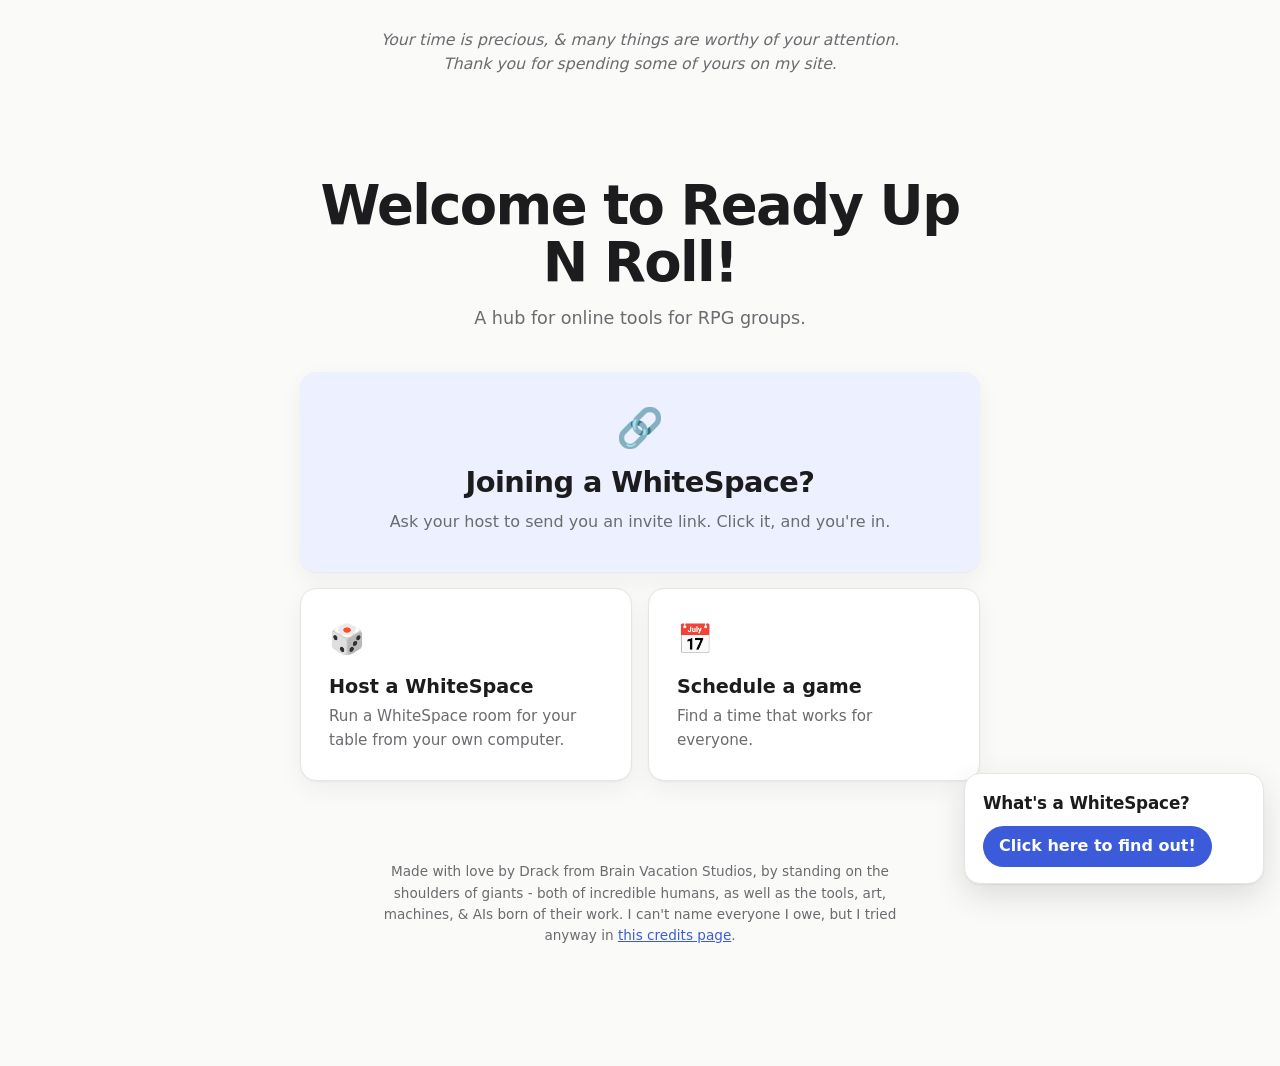
<file: index.html>
<!doctype html>
<html lang="en">
<head>
  <meta charset="utf-8">
  <meta name="viewport" content="width=device-width, initial-scale=1">
  <title>Ready Up N Roll</title>
  <meta name="description" content="Tools for tabletop RPG groups. Host a WhiteSpace game for your table.">
  <link rel="icon" href="favicon.svg" type="image/svg+xml">
  <link rel="stylesheet" href="style.css">
</head>
<body class="has-whatis">
  <header class="wrap top welcome">
    <p>Your time is precious, &amp; many things are worthy of your attention. Thank you for spending some of yours on my site.</p>
  </header>

  <main class="wrap">
    <div class="hero">
      <h1>Welcome to Ready Up N Roll!<br></h1>
      <p>A hub for online tools for RPG groups.</p>
    </div>

    <div class="card join">
      <div class="emoji" aria-hidden="true">🔗</div>
      <h2>Joining a WhiteSpace?</h2>
      <p>Ask your host to send you an invite link. Click it, and you're in.</p>
    </div>

    <div class="choices">
      <a class="card choice" href="host.html">
        <div class="emoji" aria-hidden="true">🎲</div>
        <h3>Host a WhiteSpace</h3>
        <p>Run a WhiteSpace room for your table from your own computer.</p>
      </a>
      <a class="card choice" href="schedule.html">
        <div class="emoji" aria-hidden="true">📅</div>
        <h3>Schedule a game</h3>
        <p>Find a time that works for everyone.</p>
      </a>
    </div>
  </main>

  <!-- On wide screens this sits beside the page, fully open. On smaller ones it's a
       small card in the corner that opens when you click or tap it. -->
  <aside class="whatis" aria-labelledby="whatis-title">
    <h2 id="whatis-title">What's a WhiteSpace?</h2>
    <button class="whatis-toggle" type="button" aria-expanded="false" aria-controls="whatis-body">
      <span class="say-click">Click</span><span class="say-tap">Tap</span> here to find out!
    </button>
    <div class="whatis-body" id="whatis-body">
      <p>A WhiteSpace is a virtual world for you and your friends to roleplay in! It's got proximity chat, and works across any device with a browser connection (I think. It's supposed to, anyway. I'm still working on it.) It's self-hosted, meaning one of you runs the server on your computer. You can upload &amp; use your own custom images &amp; 3D models, or just use your imagination!</p>
      <button class="whatis-close" type="button">Got it</button>
    </div>
  </aside>
  <script>
    (function () {
      var box = document.querySelector(".whatis");
      var toggle = box.querySelector(".whatis-toggle");
      function set(open) {
        box.classList.toggle("open", open);
        toggle.setAttribute("aria-expanded", open);
      }
      toggle.addEventListener("click", function () { set(true); });
      box.querySelector(".whatis-close").addEventListener("click", function () { set(false); toggle.focus(); });
      document.addEventListener("keydown", function (e) { if (e.key === "Escape") set(false); });
    })();
  </script>

  <footer class="wrap credits-line">Made with love by Drack from Brain Vacation Studios, by standing on the shoulders of giants - both of incredible humans, as well as the tools, art, machines, &amp; AIs born of their work. I can't name everyone I owe, but I tried anyway in <a href="credits.html">this credits page</a>.</footer>
</body>
</html>
</file>
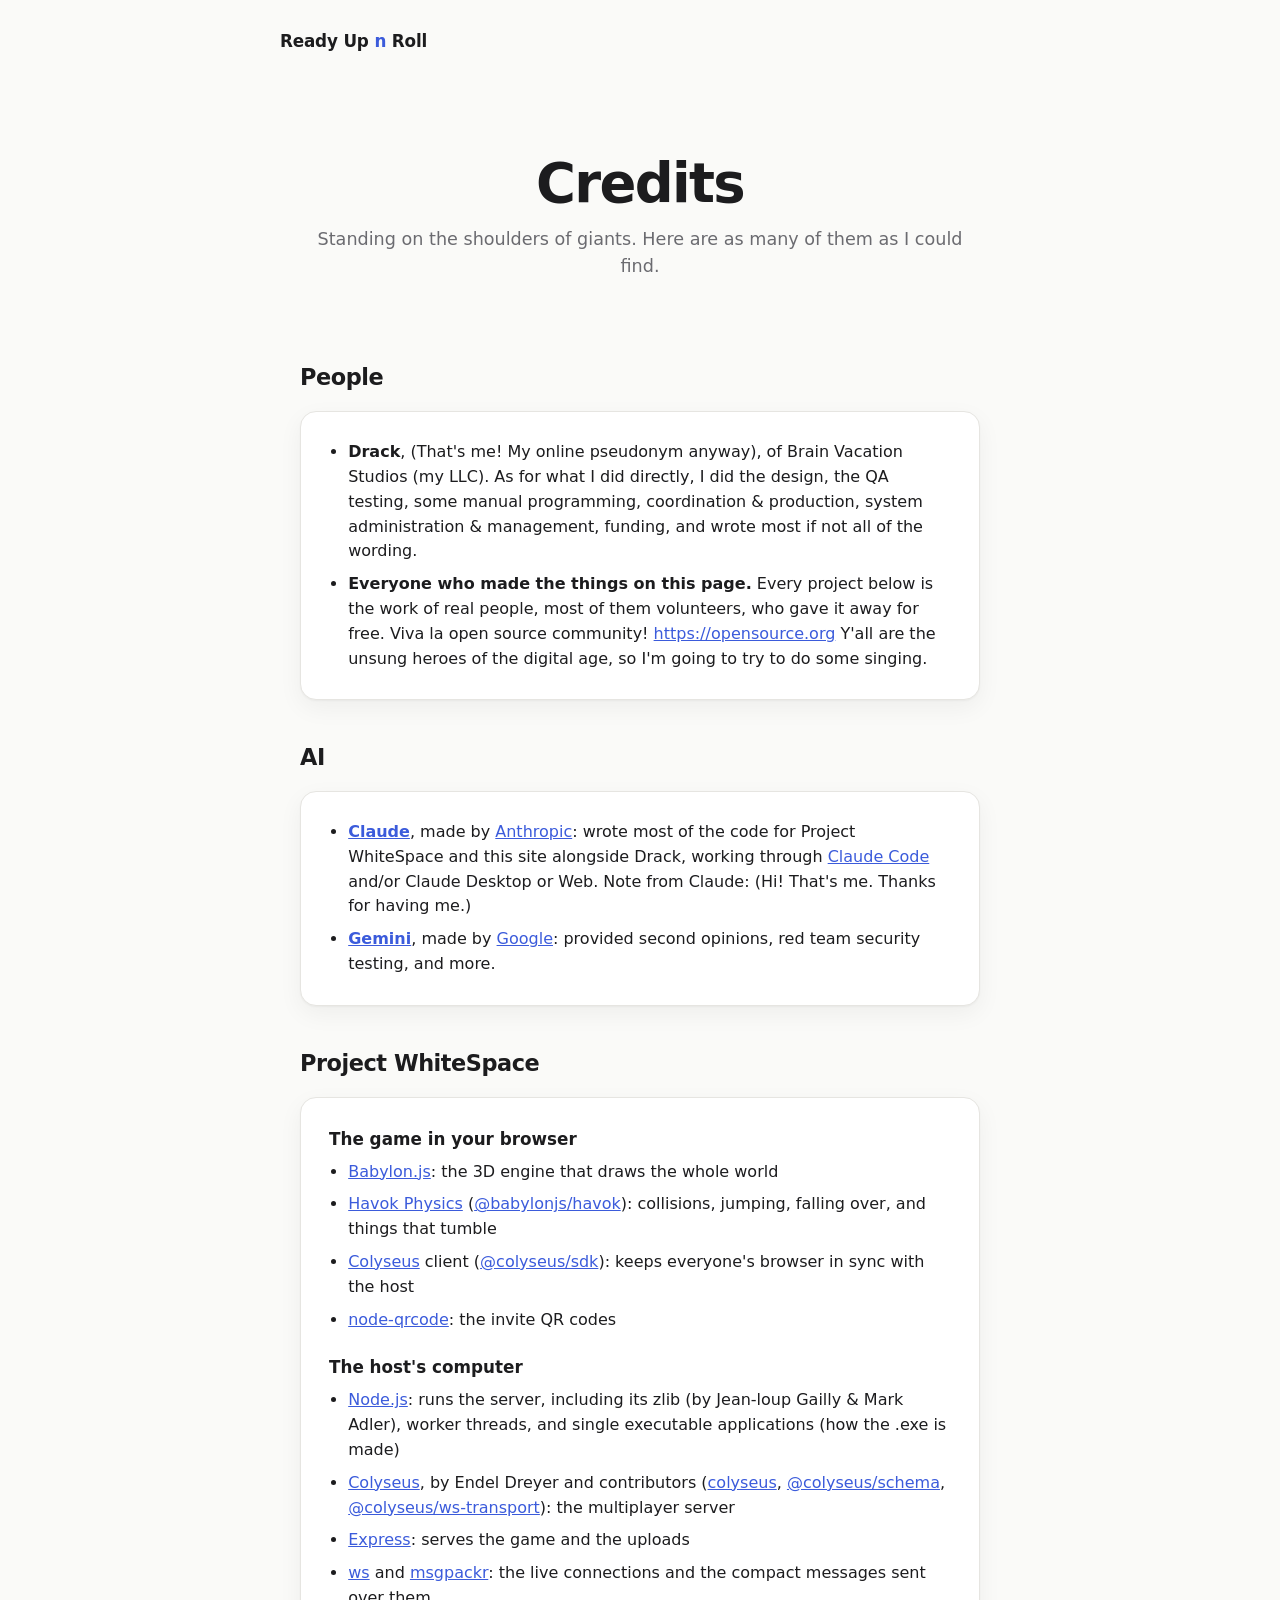
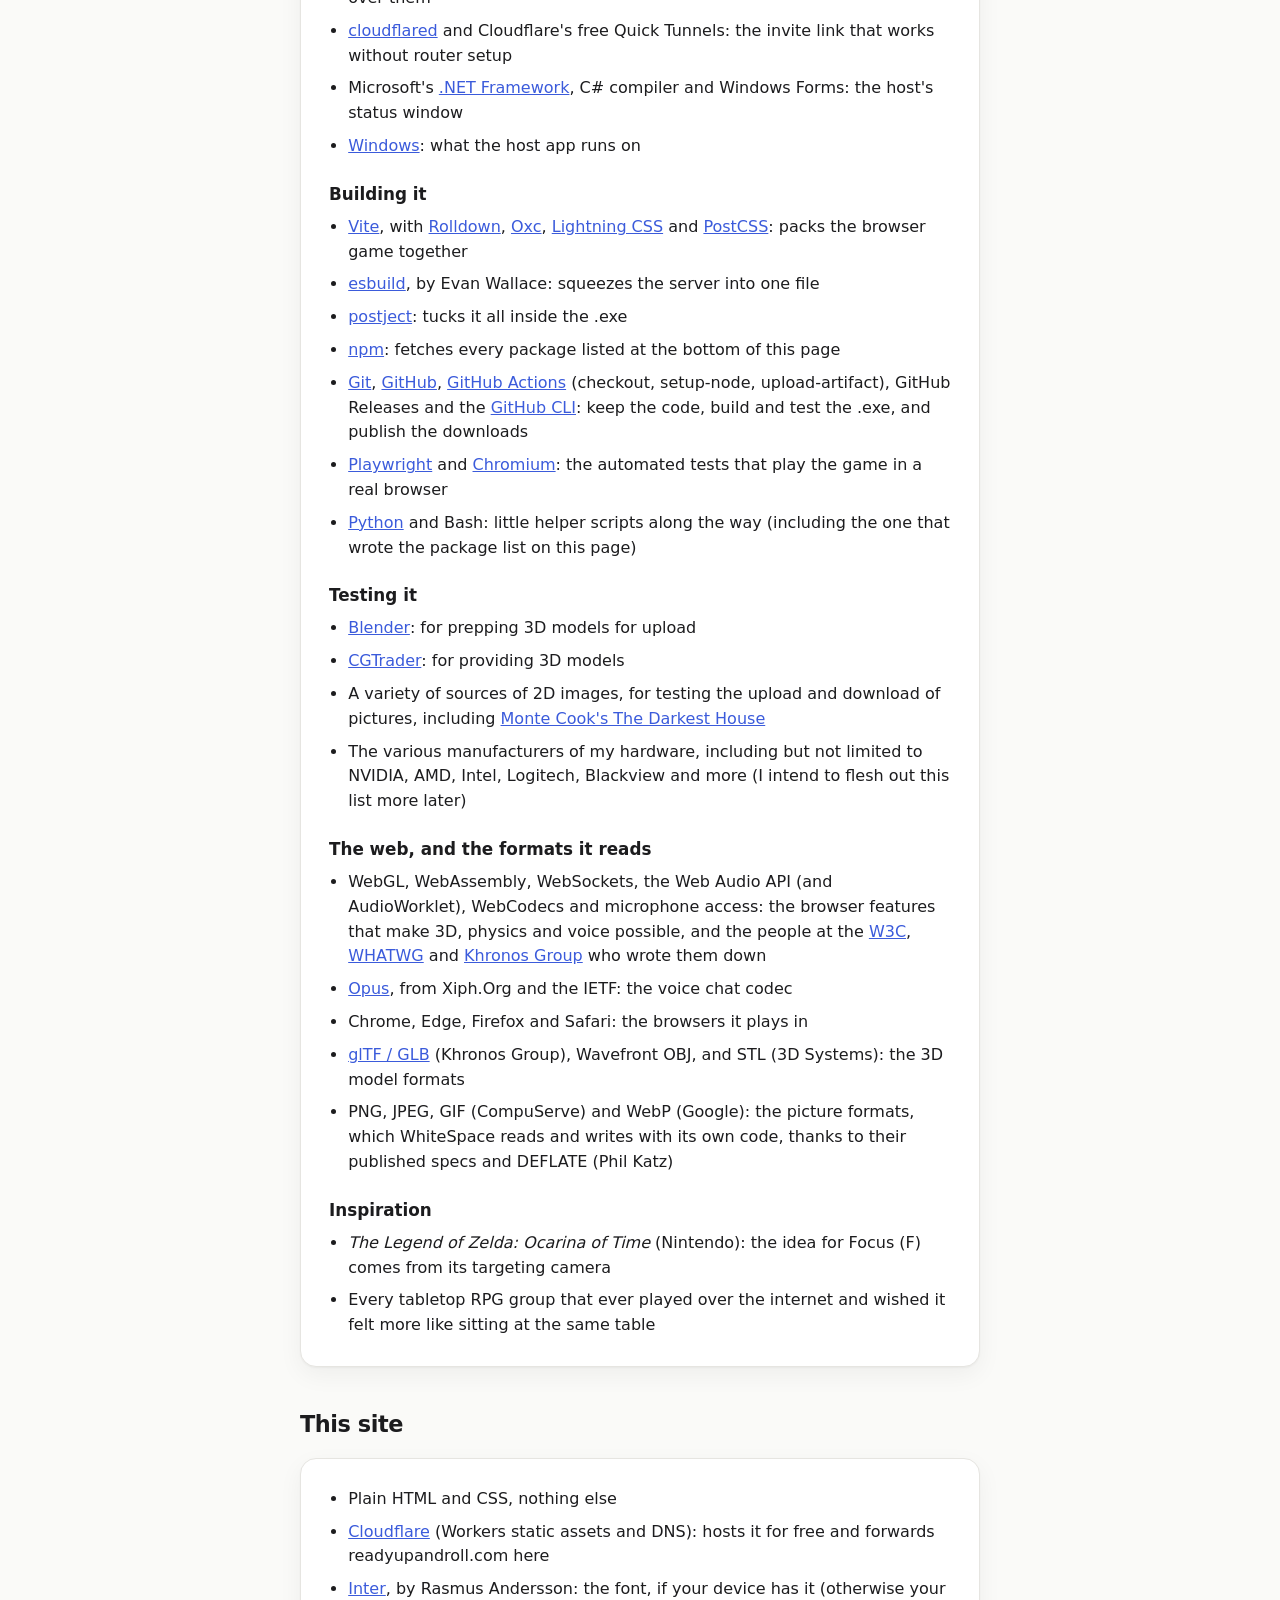
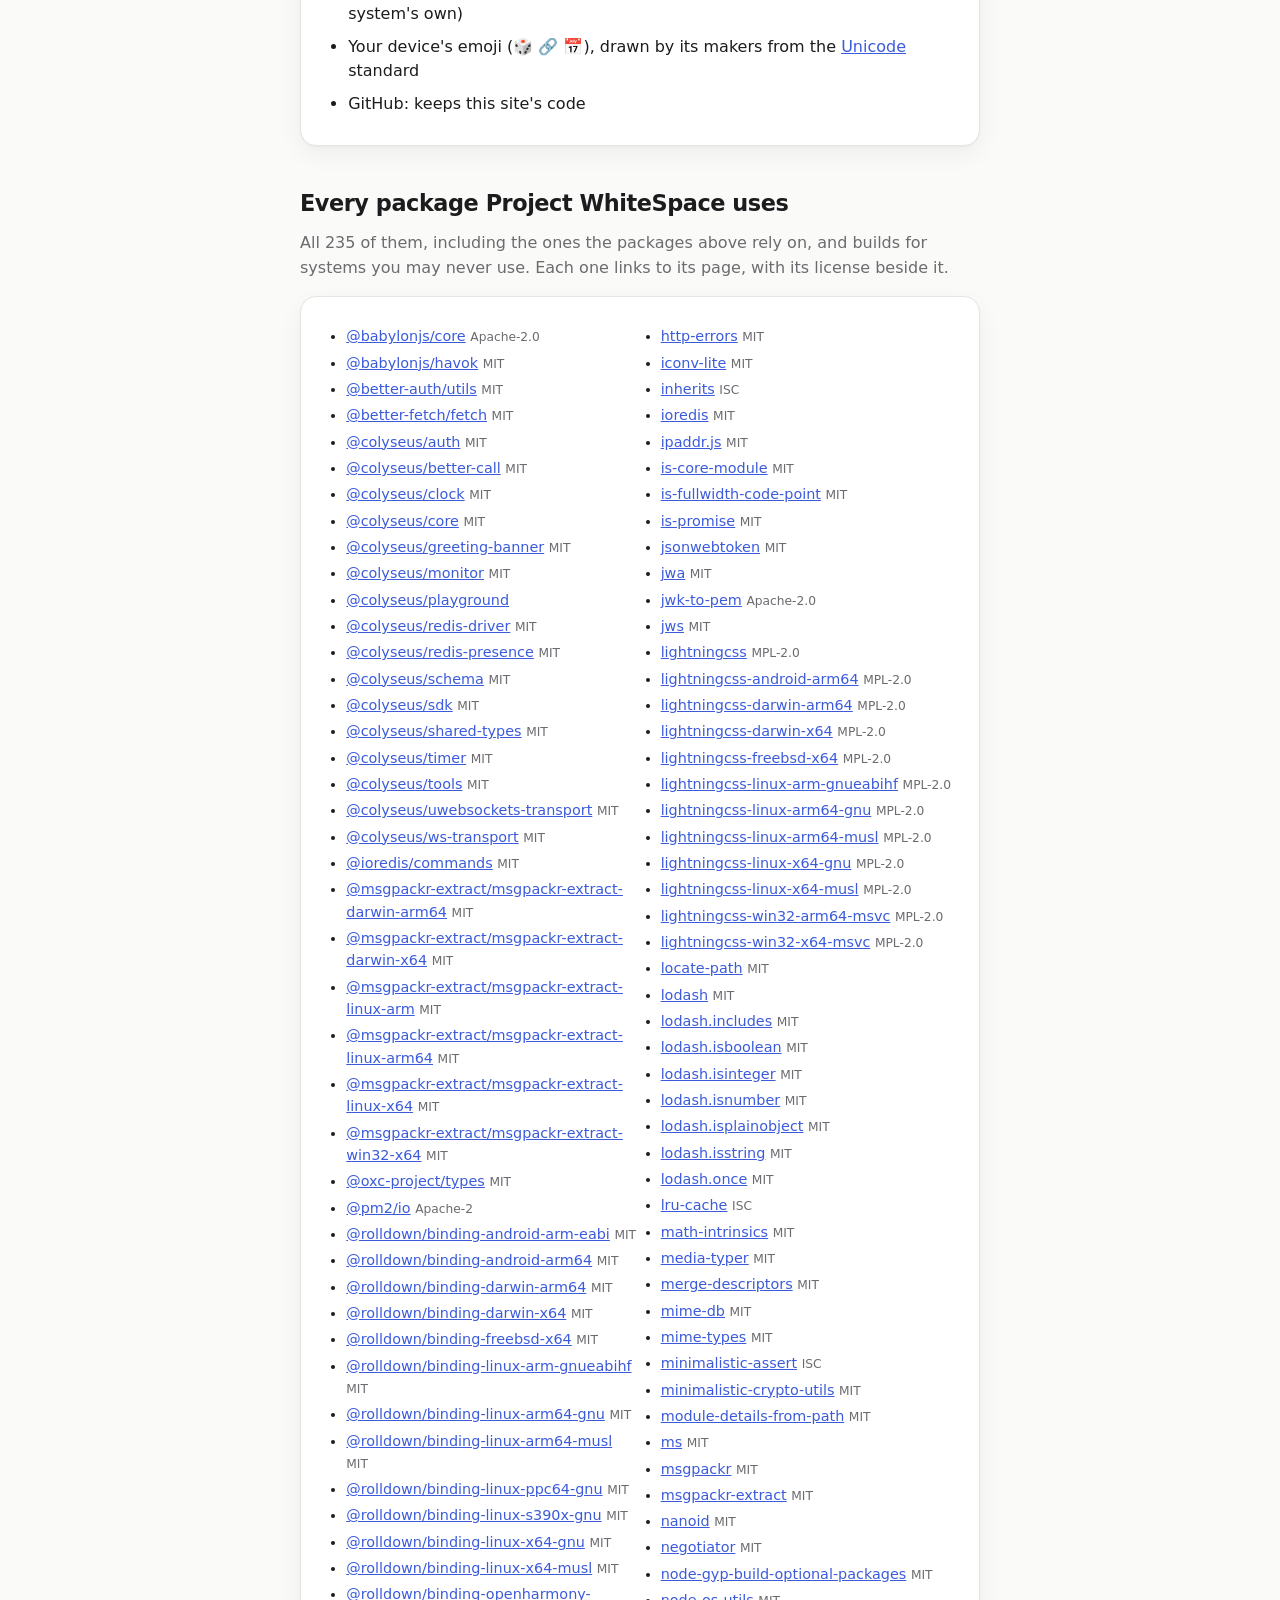
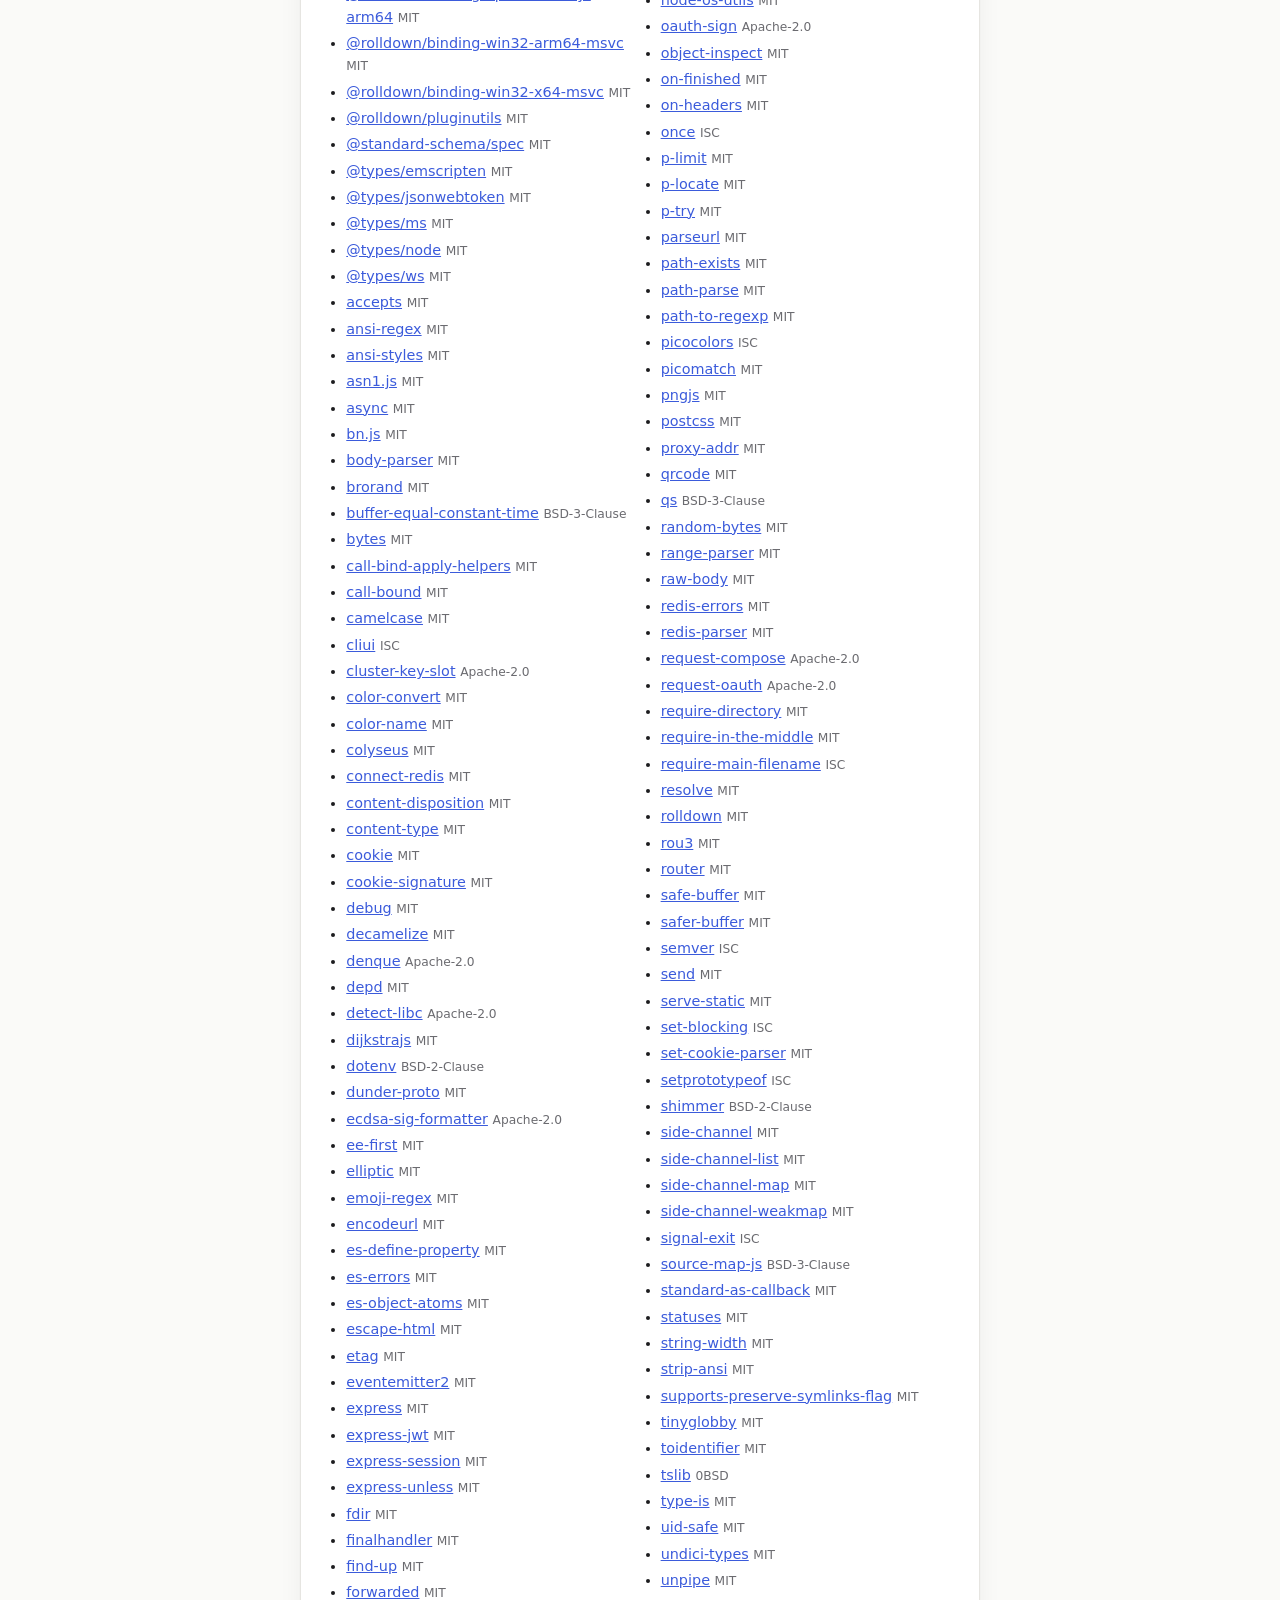
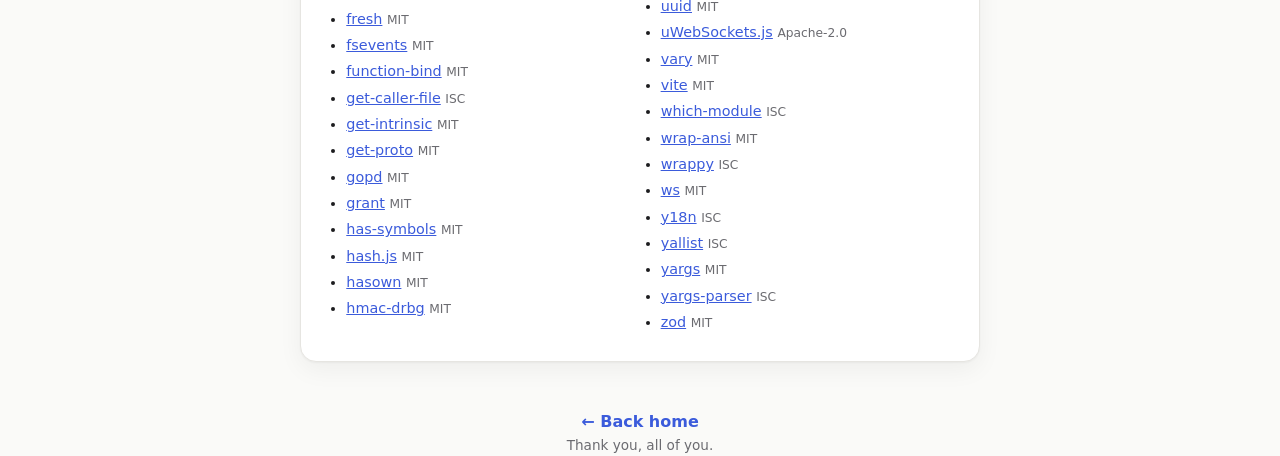
<file: credits.html>
<!doctype html>
<html lang="en">
<head>
  <meta charset="utf-8">
  <meta name="viewport" content="width=device-width, initial-scale=1">
  <title>Credits · Ready Up n Roll</title>
  <meta name="description" content="The people, tools, code and AIs that Ready Up n Roll and Project WhiteSpace are built on.">
  <link rel="icon" href="favicon.svg" type="image/svg+xml">
  <link rel="stylesheet" href="style.css">
</head>
<body>
  <header class="wrap top">
    <a class="brand" href="index.html">Ready Up <span>n</span> Roll</a>
  </header>

  <main class="wrap">
    <div class="hero">
      <h1>Credits</h1>
      <p>Standing on the shoulders of giants. Here are as many of them as I could find.</p>
    </div>

    <section>
      <h2>People</h2>
      <div class="card">
        <ul class="credits">
          <li><strong>Drack</strong>, (That's me! My online pseudonym anyway), of Brain Vacation Studios (my LLC). As for what I did directly, I did the design, the QA testing, some manual programming, coordination & production, system administration & management, funding, and wrote most if not all of the wording.</li>
          <li><strong>Everyone who made the things on this page.</strong> Every project below is the work of real people, most of them volunteers, who gave it away for free. Viva la open source community! <a href="https://opensource.org">https://opensource.org</a> Y'all are the unsung heroes of the digital age, so I'm going to try to do some singing.</li>
        </ul>
      </div>
    </section>

    <section>
      <h2>AI</h2>
      <div class="card">
        <ul class="credits">
          <li><a href="https://www.anthropic.com/claude"><strong>Claude</strong></a>, made by <a href="https://www.anthropic.com">Anthropic</a>: wrote most of the code for Project WhiteSpace and this site alongside Drack, working through <a href="https://claude.com/claude-code">Claude Code</a> and/or Claude Desktop or Web. Note from Claude: (Hi! That's me. Thanks for having me.)</li>
          <li><a href="https://gemini.google.com/app"><strong>Gemini</strong></a>, made by <a href="https://www.google.com">Google</a>: provided second opinions, red team security testing, and more.</li>
        </ul>
      </div>
    </section>

    <section>
      <h2>Project WhiteSpace</h2>
      <div class="card">
        <h3 class="credits-h">The game in your browser</h3>
        <ul class="credits">
          <li><a href="https://www.babylonjs.com">Babylon.js</a>: the 3D engine that draws the whole world</li>
          <li><a href="https://www.havok.com">Havok Physics</a> (<a href="https://www.npmjs.com/package/@babylonjs/havok">@babylonjs/havok</a>): collisions, jumping, falling over, and things that tumble</li>
          <li><a href="https://colyseus.io">Colyseus</a> client (<a href="https://www.npmjs.com/package/@colyseus/sdk">@colyseus/sdk</a>): keeps everyone's browser in sync with the host</li>
          <li><a href="https://github.com/soldair/node-qrcode">node-qrcode</a>: the invite QR codes</li>
        </ul>

        <h3 class="credits-h">The host's computer</h3>
        <ul class="credits">
          <li><a href="https://nodejs.org">Node.js</a>: runs the server, including its zlib (by Jean-loup Gailly &amp; Mark Adler), worker threads, and single executable applications (how the .exe is made)</li>
          <li><a href="https://colyseus.io">Colyseus</a>, by Endel Dreyer and contributors (<a href="https://www.npmjs.com/package/colyseus">colyseus</a>, <a href="https://www.npmjs.com/package/@colyseus/schema">@colyseus/schema</a>, <a href="https://www.npmjs.com/package/@colyseus/ws-transport">@colyseus/ws-transport</a>): the multiplayer server</li>
          <li><a href="https://expressjs.com">Express</a>: serves the game and the uploads</li>
          <li><a href="https://github.com/websockets/ws">ws</a> and <a href="https://github.com/kriszyp/msgpackr">msgpackr</a>: the live connections and the compact messages sent over them</li>
          <li><a href="https://developers.cloudflare.com/cloudflare-one/connections/connect-networks/">cloudflared</a> and Cloudflare's free Quick Tunnels: the invite link that works without router setup</li>
          <li>Microsoft's <a href="https://learn.microsoft.com/dotnet/framework/">.NET Framework</a>, C# compiler and Windows Forms: the host's status window</li>
          <li><a href="https://www.microsoft.com/windows">Windows</a>: what the host app runs on</li>
        </ul>

        <h3 class="credits-h">Building it</h3>
        <ul class="credits">
          <li><a href="https://vite.dev">Vite</a>, with <a href="https://rolldown.rs">Rolldown</a>, <a href="https://oxc.rs">Oxc</a>, <a href="https://lightningcss.dev">Lightning CSS</a> and <a href="https://postcss.org">PostCSS</a>: packs the browser game together</li>
          <li><a href="https://esbuild.github.io">esbuild</a>, by Evan Wallace: squeezes the server into one file</li>
          <li><a href="https://github.com/nodejs/postject">postject</a>: tucks it all inside the .exe</li>
          <li><a href="https://www.npmjs.com">npm</a>: fetches every package listed at the bottom of this page</li>
          <li><a href="https://git-scm.com">Git</a>, <a href="https://github.com">GitHub</a>, <a href="https://github.com/features/actions">GitHub Actions</a> (checkout, setup-node, upload-artifact), GitHub Releases and the <a href="https://cli.github.com">GitHub CLI</a>: keep the code, build and test the .exe, and publish the downloads</li>
          <li><a href="https://playwright.dev">Playwright</a> and <a href="https://www.chromium.org">Chromium</a>: the automated tests that play the game in a real browser</li>
          <li><a href="https://www.python.org">Python</a> and Bash: little helper scripts along the way (including the one that wrote the package list on this page)</li>
        </ul>

        <h3 class="credits-h">Testing it</h3>
        <ul class="credits">
          <li><a href="https://blender.org">Blender</a>: for prepping 3D models for upload</li>
          <li><a href="https://cgtrader.com">CGTrader</a>: for providing 3D models</li>
          <li> A variety of sources of 2D images, for testing the upload and download of pictures, including <a href="https://www.montecook.com/products/the-darkest-house">Monte Cook's The Darkest House</a></li>
          <li> The various manufacturers of my hardware, including but not limited to NVIDIA, AMD, Intel, Logitech, Blackview and more (I intend to flesh out this list more later)</li>
        </ul>

        <h3 class="credits-h">The web, and the formats it reads</h3>
        <ul class="credits">
          <li>WebGL, WebAssembly, WebSockets, the Web Audio API (and AudioWorklet), WebCodecs and microphone access: the browser features that make 3D, physics and voice possible, and the people at the <a href="https://www.w3.org">W3C</a>, <a href="https://whatwg.org">WHATWG</a> and <a href="https://www.khronos.org">Khronos Group</a> who wrote them down</li>
          <li><a href="https://opus-codec.org">Opus</a>, from Xiph.Org and the IETF: the voice chat codec</li>
          <li>Chrome, Edge, Firefox and Safari: the browsers it plays in</li>
          <li><a href="https://www.khronos.org/gltf/">glTF / GLB</a> (Khronos Group), Wavefront OBJ, and STL (3D Systems): the 3D model formats</li>
          <li>PNG, JPEG, GIF (CompuServe) and WebP (Google): the picture formats, which WhiteSpace reads and writes with its own code, thanks to their published specs and DEFLATE (Phil Katz)</li>
        </ul>

        <h3 class="credits-h">Inspiration</h3>
        <ul class="credits">
          <li><em>The Legend of Zelda: Ocarina of Time</em> (Nintendo): the idea for Focus (F) comes from its targeting camera</li>
          <li>Every tabletop RPG group that ever played over the internet and wished it felt more like sitting at the same table</li>
        </ul>
      </div>
    </section>

    <section>
      <h2>This site</h2>
      <div class="card">
        <ul class="credits">
          <li>Plain HTML and CSS, nothing else</li>
          <li><a href="https://www.cloudflare.com">Cloudflare</a> (Workers static assets and DNS): hosts it for free and forwards readyupandroll.com here</li>
          <li><a href="https://rsms.me/inter/">Inter</a>, by Rasmus Andersson: the font, if your device has it (otherwise your system's own)</li>
          <li>Your device's emoji (🎲 🔗 📅), drawn by its makers from the <a href="https://unicode.org/emoji/">Unicode</a> standard</li>
          <li>GitHub: keeps this site's code</li>
        </ul>
      </div>
    </section>

    <section>
      <h2>Every package Project WhiteSpace uses</h2>
      <p class="credits-note">All 235 of them, including the ones the packages above rely on, and builds for systems you may never use. Each one links to its page, with its license beside it.</p>
      <div class="card">
        <ul class="credits packages">
          <li><a href="https://www.npmjs.com/package/@babylonjs/core">@babylonjs/core</a> <span class="lic">Apache-2.0</span></li>
          <li><a href="https://www.npmjs.com/package/@babylonjs/havok">@babylonjs/havok</a> <span class="lic">MIT</span></li>
          <li><a href="https://www.npmjs.com/package/@better-auth/utils">@better-auth/utils</a> <span class="lic">MIT</span></li>
          <li><a href="https://www.npmjs.com/package/@better-fetch/fetch">@better-fetch/fetch</a> <span class="lic">MIT</span></li>
          <li><a href="https://www.npmjs.com/package/@colyseus/auth">@colyseus/auth</a> <span class="lic">MIT</span></li>
          <li><a href="https://www.npmjs.com/package/@colyseus/better-call">@colyseus/better-call</a> <span class="lic">MIT</span></li>
          <li><a href="https://www.npmjs.com/package/@colyseus/clock">@colyseus/clock</a> <span class="lic">MIT</span></li>
          <li><a href="https://www.npmjs.com/package/@colyseus/core">@colyseus/core</a> <span class="lic">MIT</span></li>
          <li><a href="https://www.npmjs.com/package/@colyseus/greeting-banner">@colyseus/greeting-banner</a> <span class="lic">MIT</span></li>
          <li><a href="https://www.npmjs.com/package/@colyseus/monitor">@colyseus/monitor</a> <span class="lic">MIT</span></li>
          <li><a href="https://www.npmjs.com/package/@colyseus/playground">@colyseus/playground</a></li>
          <li><a href="https://www.npmjs.com/package/@colyseus/redis-driver">@colyseus/redis-driver</a> <span class="lic">MIT</span></li>
          <li><a href="https://www.npmjs.com/package/@colyseus/redis-presence">@colyseus/redis-presence</a> <span class="lic">MIT</span></li>
          <li><a href="https://www.npmjs.com/package/@colyseus/schema">@colyseus/schema</a> <span class="lic">MIT</span></li>
          <li><a href="https://www.npmjs.com/package/@colyseus/sdk">@colyseus/sdk</a> <span class="lic">MIT</span></li>
          <li><a href="https://www.npmjs.com/package/@colyseus/shared-types">@colyseus/shared-types</a> <span class="lic">MIT</span></li>
          <li><a href="https://www.npmjs.com/package/@colyseus/timer">@colyseus/timer</a> <span class="lic">MIT</span></li>
          <li><a href="https://www.npmjs.com/package/@colyseus/tools">@colyseus/tools</a> <span class="lic">MIT</span></li>
          <li><a href="https://www.npmjs.com/package/@colyseus/uwebsockets-transport">@colyseus/uwebsockets-transport</a> <span class="lic">MIT</span></li>
          <li><a href="https://www.npmjs.com/package/@colyseus/ws-transport">@colyseus/ws-transport</a> <span class="lic">MIT</span></li>
          <li><a href="https://www.npmjs.com/package/@ioredis/commands">@ioredis/commands</a> <span class="lic">MIT</span></li>
          <li><a href="https://www.npmjs.com/package/@msgpackr-extract/msgpackr-extract-darwin-arm64">@msgpackr-extract/msgpackr-extract-darwin-arm64</a> <span class="lic">MIT</span></li>
          <li><a href="https://www.npmjs.com/package/@msgpackr-extract/msgpackr-extract-darwin-x64">@msgpackr-extract/msgpackr-extract-darwin-x64</a> <span class="lic">MIT</span></li>
          <li><a href="https://www.npmjs.com/package/@msgpackr-extract/msgpackr-extract-linux-arm">@msgpackr-extract/msgpackr-extract-linux-arm</a> <span class="lic">MIT</span></li>
          <li><a href="https://www.npmjs.com/package/@msgpackr-extract/msgpackr-extract-linux-arm64">@msgpackr-extract/msgpackr-extract-linux-arm64</a> <span class="lic">MIT</span></li>
          <li><a href="https://www.npmjs.com/package/@msgpackr-extract/msgpackr-extract-linux-x64">@msgpackr-extract/msgpackr-extract-linux-x64</a> <span class="lic">MIT</span></li>
          <li><a href="https://www.npmjs.com/package/@msgpackr-extract/msgpackr-extract-win32-x64">@msgpackr-extract/msgpackr-extract-win32-x64</a> <span class="lic">MIT</span></li>
          <li><a href="https://www.npmjs.com/package/@oxc-project/types">@oxc-project/types</a> <span class="lic">MIT</span></li>
          <li><a href="https://www.npmjs.com/package/@pm2/io">@pm2/io</a> <span class="lic">Apache-2</span></li>
          <li><a href="https://www.npmjs.com/package/@rolldown/binding-android-arm-eabi">@rolldown/binding-android-arm-eabi</a> <span class="lic">MIT</span></li>
          <li><a href="https://www.npmjs.com/package/@rolldown/binding-android-arm64">@rolldown/binding-android-arm64</a> <span class="lic">MIT</span></li>
          <li><a href="https://www.npmjs.com/package/@rolldown/binding-darwin-arm64">@rolldown/binding-darwin-arm64</a> <span class="lic">MIT</span></li>
          <li><a href="https://www.npmjs.com/package/@rolldown/binding-darwin-x64">@rolldown/binding-darwin-x64</a> <span class="lic">MIT</span></li>
          <li><a href="https://www.npmjs.com/package/@rolldown/binding-freebsd-x64">@rolldown/binding-freebsd-x64</a> <span class="lic">MIT</span></li>
          <li><a href="https://www.npmjs.com/package/@rolldown/binding-linux-arm-gnueabihf">@rolldown/binding-linux-arm-gnueabihf</a> <span class="lic">MIT</span></li>
          <li><a href="https://www.npmjs.com/package/@rolldown/binding-linux-arm64-gnu">@rolldown/binding-linux-arm64-gnu</a> <span class="lic">MIT</span></li>
          <li><a href="https://www.npmjs.com/package/@rolldown/binding-linux-arm64-musl">@rolldown/binding-linux-arm64-musl</a> <span class="lic">MIT</span></li>
          <li><a href="https://www.npmjs.com/package/@rolldown/binding-linux-ppc64-gnu">@rolldown/binding-linux-ppc64-gnu</a> <span class="lic">MIT</span></li>
          <li><a href="https://www.npmjs.com/package/@rolldown/binding-linux-s390x-gnu">@rolldown/binding-linux-s390x-gnu</a> <span class="lic">MIT</span></li>
          <li><a href="https://www.npmjs.com/package/@rolldown/binding-linux-x64-gnu">@rolldown/binding-linux-x64-gnu</a> <span class="lic">MIT</span></li>
          <li><a href="https://www.npmjs.com/package/@rolldown/binding-linux-x64-musl">@rolldown/binding-linux-x64-musl</a> <span class="lic">MIT</span></li>
          <li><a href="https://www.npmjs.com/package/@rolldown/binding-openharmony-arm64">@rolldown/binding-openharmony-arm64</a> <span class="lic">MIT</span></li>
          <li><a href="https://www.npmjs.com/package/@rolldown/binding-win32-arm64-msvc">@rolldown/binding-win32-arm64-msvc</a> <span class="lic">MIT</span></li>
          <li><a href="https://www.npmjs.com/package/@rolldown/binding-win32-x64-msvc">@rolldown/binding-win32-x64-msvc</a> <span class="lic">MIT</span></li>
          <li><a href="https://www.npmjs.com/package/@rolldown/pluginutils">@rolldown/pluginutils</a> <span class="lic">MIT</span></li>
          <li><a href="https://www.npmjs.com/package/@standard-schema/spec">@standard-schema/spec</a> <span class="lic">MIT</span></li>
          <li><a href="https://www.npmjs.com/package/@types/emscripten">@types/emscripten</a> <span class="lic">MIT</span></li>
          <li><a href="https://www.npmjs.com/package/@types/jsonwebtoken">@types/jsonwebtoken</a> <span class="lic">MIT</span></li>
          <li><a href="https://www.npmjs.com/package/@types/ms">@types/ms</a> <span class="lic">MIT</span></li>
          <li><a href="https://www.npmjs.com/package/@types/node">@types/node</a> <span class="lic">MIT</span></li>
          <li><a href="https://www.npmjs.com/package/@types/ws">@types/ws</a> <span class="lic">MIT</span></li>
          <li><a href="https://www.npmjs.com/package/accepts">accepts</a> <span class="lic">MIT</span></li>
          <li><a href="https://www.npmjs.com/package/ansi-regex">ansi-regex</a> <span class="lic">MIT</span></li>
          <li><a href="https://www.npmjs.com/package/ansi-styles">ansi-styles</a> <span class="lic">MIT</span></li>
          <li><a href="https://www.npmjs.com/package/asn1.js">asn1.js</a> <span class="lic">MIT</span></li>
          <li><a href="https://www.npmjs.com/package/async">async</a> <span class="lic">MIT</span></li>
          <li><a href="https://www.npmjs.com/package/bn.js">bn.js</a> <span class="lic">MIT</span></li>
          <li><a href="https://www.npmjs.com/package/body-parser">body-parser</a> <span class="lic">MIT</span></li>
          <li><a href="https://www.npmjs.com/package/brorand">brorand</a> <span class="lic">MIT</span></li>
          <li><a href="https://www.npmjs.com/package/buffer-equal-constant-time">buffer-equal-constant-time</a> <span class="lic">BSD-3-Clause</span></li>
          <li><a href="https://www.npmjs.com/package/bytes">bytes</a> <span class="lic">MIT</span></li>
          <li><a href="https://www.npmjs.com/package/call-bind-apply-helpers">call-bind-apply-helpers</a> <span class="lic">MIT</span></li>
          <li><a href="https://www.npmjs.com/package/call-bound">call-bound</a> <span class="lic">MIT</span></li>
          <li><a href="https://www.npmjs.com/package/camelcase">camelcase</a> <span class="lic">MIT</span></li>
          <li><a href="https://www.npmjs.com/package/cliui">cliui</a> <span class="lic">ISC</span></li>
          <li><a href="https://www.npmjs.com/package/cluster-key-slot">cluster-key-slot</a> <span class="lic">Apache-2.0</span></li>
          <li><a href="https://www.npmjs.com/package/color-convert">color-convert</a> <span class="lic">MIT</span></li>
          <li><a href="https://www.npmjs.com/package/color-name">color-name</a> <span class="lic">MIT</span></li>
          <li><a href="https://www.npmjs.com/package/colyseus">colyseus</a> <span class="lic">MIT</span></li>
          <li><a href="https://www.npmjs.com/package/connect-redis">connect-redis</a> <span class="lic">MIT</span></li>
          <li><a href="https://www.npmjs.com/package/content-disposition">content-disposition</a> <span class="lic">MIT</span></li>
          <li><a href="https://www.npmjs.com/package/content-type">content-type</a> <span class="lic">MIT</span></li>
          <li><a href="https://www.npmjs.com/package/cookie">cookie</a> <span class="lic">MIT</span></li>
          <li><a href="https://www.npmjs.com/package/cookie-signature">cookie-signature</a> <span class="lic">MIT</span></li>
          <li><a href="https://www.npmjs.com/package/debug">debug</a> <span class="lic">MIT</span></li>
          <li><a href="https://www.npmjs.com/package/decamelize">decamelize</a> <span class="lic">MIT</span></li>
          <li><a href="https://www.npmjs.com/package/denque">denque</a> <span class="lic">Apache-2.0</span></li>
          <li><a href="https://www.npmjs.com/package/depd">depd</a> <span class="lic">MIT</span></li>
          <li><a href="https://www.npmjs.com/package/detect-libc">detect-libc</a> <span class="lic">Apache-2.0</span></li>
          <li><a href="https://www.npmjs.com/package/dijkstrajs">dijkstrajs</a> <span class="lic">MIT</span></li>
          <li><a href="https://www.npmjs.com/package/dotenv">dotenv</a> <span class="lic">BSD-2-Clause</span></li>
          <li><a href="https://www.npmjs.com/package/dunder-proto">dunder-proto</a> <span class="lic">MIT</span></li>
          <li><a href="https://www.npmjs.com/package/ecdsa-sig-formatter">ecdsa-sig-formatter</a> <span class="lic">Apache-2.0</span></li>
          <li><a href="https://www.npmjs.com/package/ee-first">ee-first</a> <span class="lic">MIT</span></li>
          <li><a href="https://www.npmjs.com/package/elliptic">elliptic</a> <span class="lic">MIT</span></li>
          <li><a href="https://www.npmjs.com/package/emoji-regex">emoji-regex</a> <span class="lic">MIT</span></li>
          <li><a href="https://www.npmjs.com/package/encodeurl">encodeurl</a> <span class="lic">MIT</span></li>
          <li><a href="https://www.npmjs.com/package/es-define-property">es-define-property</a> <span class="lic">MIT</span></li>
          <li><a href="https://www.npmjs.com/package/es-errors">es-errors</a> <span class="lic">MIT</span></li>
          <li><a href="https://www.npmjs.com/package/es-object-atoms">es-object-atoms</a> <span class="lic">MIT</span></li>
          <li><a href="https://www.npmjs.com/package/escape-html">escape-html</a> <span class="lic">MIT</span></li>
          <li><a href="https://www.npmjs.com/package/etag">etag</a> <span class="lic">MIT</span></li>
          <li><a href="https://www.npmjs.com/package/eventemitter2">eventemitter2</a> <span class="lic">MIT</span></li>
          <li><a href="https://www.npmjs.com/package/express">express</a> <span class="lic">MIT</span></li>
          <li><a href="https://www.npmjs.com/package/express-jwt">express-jwt</a> <span class="lic">MIT</span></li>
          <li><a href="https://www.npmjs.com/package/express-session">express-session</a> <span class="lic">MIT</span></li>
          <li><a href="https://www.npmjs.com/package/express-unless">express-unless</a> <span class="lic">MIT</span></li>
          <li><a href="https://www.npmjs.com/package/fdir">fdir</a> <span class="lic">MIT</span></li>
          <li><a href="https://www.npmjs.com/package/finalhandler">finalhandler</a> <span class="lic">MIT</span></li>
          <li><a href="https://www.npmjs.com/package/find-up">find-up</a> <span class="lic">MIT</span></li>
          <li><a href="https://www.npmjs.com/package/forwarded">forwarded</a> <span class="lic">MIT</span></li>
          <li><a href="https://www.npmjs.com/package/fresh">fresh</a> <span class="lic">MIT</span></li>
          <li><a href="https://www.npmjs.com/package/fsevents">fsevents</a> <span class="lic">MIT</span></li>
          <li><a href="https://www.npmjs.com/package/function-bind">function-bind</a> <span class="lic">MIT</span></li>
          <li><a href="https://www.npmjs.com/package/get-caller-file">get-caller-file</a> <span class="lic">ISC</span></li>
          <li><a href="https://www.npmjs.com/package/get-intrinsic">get-intrinsic</a> <span class="lic">MIT</span></li>
          <li><a href="https://www.npmjs.com/package/get-proto">get-proto</a> <span class="lic">MIT</span></li>
          <li><a href="https://www.npmjs.com/package/gopd">gopd</a> <span class="lic">MIT</span></li>
          <li><a href="https://www.npmjs.com/package/grant">grant</a> <span class="lic">MIT</span></li>
          <li><a href="https://www.npmjs.com/package/has-symbols">has-symbols</a> <span class="lic">MIT</span></li>
          <li><a href="https://www.npmjs.com/package/hash.js">hash.js</a> <span class="lic">MIT</span></li>
          <li><a href="https://www.npmjs.com/package/hasown">hasown</a> <span class="lic">MIT</span></li>
          <li><a href="https://www.npmjs.com/package/hmac-drbg">hmac-drbg</a> <span class="lic">MIT</span></li>
          <li><a href="https://www.npmjs.com/package/http-errors">http-errors</a> <span class="lic">MIT</span></li>
          <li><a href="https://www.npmjs.com/package/iconv-lite">iconv-lite</a> <span class="lic">MIT</span></li>
          <li><a href="https://www.npmjs.com/package/inherits">inherits</a> <span class="lic">ISC</span></li>
          <li><a href="https://www.npmjs.com/package/ioredis">ioredis</a> <span class="lic">MIT</span></li>
          <li><a href="https://www.npmjs.com/package/ipaddr.js">ipaddr.js</a> <span class="lic">MIT</span></li>
          <li><a href="https://www.npmjs.com/package/is-core-module">is-core-module</a> <span class="lic">MIT</span></li>
          <li><a href="https://www.npmjs.com/package/is-fullwidth-code-point">is-fullwidth-code-point</a> <span class="lic">MIT</span></li>
          <li><a href="https://www.npmjs.com/package/is-promise">is-promise</a> <span class="lic">MIT</span></li>
          <li><a href="https://www.npmjs.com/package/jsonwebtoken">jsonwebtoken</a> <span class="lic">MIT</span></li>
          <li><a href="https://www.npmjs.com/package/jwa">jwa</a> <span class="lic">MIT</span></li>
          <li><a href="https://www.npmjs.com/package/jwk-to-pem">jwk-to-pem</a> <span class="lic">Apache-2.0</span></li>
          <li><a href="https://www.npmjs.com/package/jws">jws</a> <span class="lic">MIT</span></li>
          <li><a href="https://www.npmjs.com/package/lightningcss">lightningcss</a> <span class="lic">MPL-2.0</span></li>
          <li><a href="https://www.npmjs.com/package/lightningcss-android-arm64">lightningcss-android-arm64</a> <span class="lic">MPL-2.0</span></li>
          <li><a href="https://www.npmjs.com/package/lightningcss-darwin-arm64">lightningcss-darwin-arm64</a> <span class="lic">MPL-2.0</span></li>
          <li><a href="https://www.npmjs.com/package/lightningcss-darwin-x64">lightningcss-darwin-x64</a> <span class="lic">MPL-2.0</span></li>
          <li><a href="https://www.npmjs.com/package/lightningcss-freebsd-x64">lightningcss-freebsd-x64</a> <span class="lic">MPL-2.0</span></li>
          <li><a href="https://www.npmjs.com/package/lightningcss-linux-arm-gnueabihf">lightningcss-linux-arm-gnueabihf</a> <span class="lic">MPL-2.0</span></li>
          <li><a href="https://www.npmjs.com/package/lightningcss-linux-arm64-gnu">lightningcss-linux-arm64-gnu</a> <span class="lic">MPL-2.0</span></li>
          <li><a href="https://www.npmjs.com/package/lightningcss-linux-arm64-musl">lightningcss-linux-arm64-musl</a> <span class="lic">MPL-2.0</span></li>
          <li><a href="https://www.npmjs.com/package/lightningcss-linux-x64-gnu">lightningcss-linux-x64-gnu</a> <span class="lic">MPL-2.0</span></li>
          <li><a href="https://www.npmjs.com/package/lightningcss-linux-x64-musl">lightningcss-linux-x64-musl</a> <span class="lic">MPL-2.0</span></li>
          <li><a href="https://www.npmjs.com/package/lightningcss-win32-arm64-msvc">lightningcss-win32-arm64-msvc</a> <span class="lic">MPL-2.0</span></li>
          <li><a href="https://www.npmjs.com/package/lightningcss-win32-x64-msvc">lightningcss-win32-x64-msvc</a> <span class="lic">MPL-2.0</span></li>
          <li><a href="https://www.npmjs.com/package/locate-path">locate-path</a> <span class="lic">MIT</span></li>
          <li><a href="https://www.npmjs.com/package/lodash">lodash</a> <span class="lic">MIT</span></li>
          <li><a href="https://www.npmjs.com/package/lodash.includes">lodash.includes</a> <span class="lic">MIT</span></li>
          <li><a href="https://www.npmjs.com/package/lodash.isboolean">lodash.isboolean</a> <span class="lic">MIT</span></li>
          <li><a href="https://www.npmjs.com/package/lodash.isinteger">lodash.isinteger</a> <span class="lic">MIT</span></li>
          <li><a href="https://www.npmjs.com/package/lodash.isnumber">lodash.isnumber</a> <span class="lic">MIT</span></li>
          <li><a href="https://www.npmjs.com/package/lodash.isplainobject">lodash.isplainobject</a> <span class="lic">MIT</span></li>
          <li><a href="https://www.npmjs.com/package/lodash.isstring">lodash.isstring</a> <span class="lic">MIT</span></li>
          <li><a href="https://www.npmjs.com/package/lodash.once">lodash.once</a> <span class="lic">MIT</span></li>
          <li><a href="https://www.npmjs.com/package/lru-cache">lru-cache</a> <span class="lic">ISC</span></li>
          <li><a href="https://www.npmjs.com/package/math-intrinsics">math-intrinsics</a> <span class="lic">MIT</span></li>
          <li><a href="https://www.npmjs.com/package/media-typer">media-typer</a> <span class="lic">MIT</span></li>
          <li><a href="https://www.npmjs.com/package/merge-descriptors">merge-descriptors</a> <span class="lic">MIT</span></li>
          <li><a href="https://www.npmjs.com/package/mime-db">mime-db</a> <span class="lic">MIT</span></li>
          <li><a href="https://www.npmjs.com/package/mime-types">mime-types</a> <span class="lic">MIT</span></li>
          <li><a href="https://www.npmjs.com/package/minimalistic-assert">minimalistic-assert</a> <span class="lic">ISC</span></li>
          <li><a href="https://www.npmjs.com/package/minimalistic-crypto-utils">minimalistic-crypto-utils</a> <span class="lic">MIT</span></li>
          <li><a href="https://www.npmjs.com/package/module-details-from-path">module-details-from-path</a> <span class="lic">MIT</span></li>
          <li><a href="https://www.npmjs.com/package/ms">ms</a> <span class="lic">MIT</span></li>
          <li><a href="https://www.npmjs.com/package/msgpackr">msgpackr</a> <span class="lic">MIT</span></li>
          <li><a href="https://www.npmjs.com/package/msgpackr-extract">msgpackr-extract</a> <span class="lic">MIT</span></li>
          <li><a href="https://www.npmjs.com/package/nanoid">nanoid</a> <span class="lic">MIT</span></li>
          <li><a href="https://www.npmjs.com/package/negotiator">negotiator</a> <span class="lic">MIT</span></li>
          <li><a href="https://www.npmjs.com/package/node-gyp-build-optional-packages">node-gyp-build-optional-packages</a> <span class="lic">MIT</span></li>
          <li><a href="https://www.npmjs.com/package/node-os-utils">node-os-utils</a> <span class="lic">MIT</span></li>
          <li><a href="https://www.npmjs.com/package/oauth-sign">oauth-sign</a> <span class="lic">Apache-2.0</span></li>
          <li><a href="https://www.npmjs.com/package/object-inspect">object-inspect</a> <span class="lic">MIT</span></li>
          <li><a href="https://www.npmjs.com/package/on-finished">on-finished</a> <span class="lic">MIT</span></li>
          <li><a href="https://www.npmjs.com/package/on-headers">on-headers</a> <span class="lic">MIT</span></li>
          <li><a href="https://www.npmjs.com/package/once">once</a> <span class="lic">ISC</span></li>
          <li><a href="https://www.npmjs.com/package/p-limit">p-limit</a> <span class="lic">MIT</span></li>
          <li><a href="https://www.npmjs.com/package/p-locate">p-locate</a> <span class="lic">MIT</span></li>
          <li><a href="https://www.npmjs.com/package/p-try">p-try</a> <span class="lic">MIT</span></li>
          <li><a href="https://www.npmjs.com/package/parseurl">parseurl</a> <span class="lic">MIT</span></li>
          <li><a href="https://www.npmjs.com/package/path-exists">path-exists</a> <span class="lic">MIT</span></li>
          <li><a href="https://www.npmjs.com/package/path-parse">path-parse</a> <span class="lic">MIT</span></li>
          <li><a href="https://www.npmjs.com/package/path-to-regexp">path-to-regexp</a> <span class="lic">MIT</span></li>
          <li><a href="https://www.npmjs.com/package/picocolors">picocolors</a> <span class="lic">ISC</span></li>
          <li><a href="https://www.npmjs.com/package/picomatch">picomatch</a> <span class="lic">MIT</span></li>
          <li><a href="https://www.npmjs.com/package/pngjs">pngjs</a> <span class="lic">MIT</span></li>
          <li><a href="https://www.npmjs.com/package/postcss">postcss</a> <span class="lic">MIT</span></li>
          <li><a href="https://www.npmjs.com/package/proxy-addr">proxy-addr</a> <span class="lic">MIT</span></li>
          <li><a href="https://www.npmjs.com/package/qrcode">qrcode</a> <span class="lic">MIT</span></li>
          <li><a href="https://www.npmjs.com/package/qs">qs</a> <span class="lic">BSD-3-Clause</span></li>
          <li><a href="https://www.npmjs.com/package/random-bytes">random-bytes</a> <span class="lic">MIT</span></li>
          <li><a href="https://www.npmjs.com/package/range-parser">range-parser</a> <span class="lic">MIT</span></li>
          <li><a href="https://www.npmjs.com/package/raw-body">raw-body</a> <span class="lic">MIT</span></li>
          <li><a href="https://www.npmjs.com/package/redis-errors">redis-errors</a> <span class="lic">MIT</span></li>
          <li><a href="https://www.npmjs.com/package/redis-parser">redis-parser</a> <span class="lic">MIT</span></li>
          <li><a href="https://www.npmjs.com/package/request-compose">request-compose</a> <span class="lic">Apache-2.0</span></li>
          <li><a href="https://www.npmjs.com/package/request-oauth">request-oauth</a> <span class="lic">Apache-2.0</span></li>
          <li><a href="https://www.npmjs.com/package/require-directory">require-directory</a> <span class="lic">MIT</span></li>
          <li><a href="https://www.npmjs.com/package/require-in-the-middle">require-in-the-middle</a> <span class="lic">MIT</span></li>
          <li><a href="https://www.npmjs.com/package/require-main-filename">require-main-filename</a> <span class="lic">ISC</span></li>
          <li><a href="https://www.npmjs.com/package/resolve">resolve</a> <span class="lic">MIT</span></li>
          <li><a href="https://www.npmjs.com/package/rolldown">rolldown</a> <span class="lic">MIT</span></li>
          <li><a href="https://www.npmjs.com/package/rou3">rou3</a> <span class="lic">MIT</span></li>
          <li><a href="https://www.npmjs.com/package/router">router</a> <span class="lic">MIT</span></li>
          <li><a href="https://www.npmjs.com/package/safe-buffer">safe-buffer</a> <span class="lic">MIT</span></li>
          <li><a href="https://www.npmjs.com/package/safer-buffer">safer-buffer</a> <span class="lic">MIT</span></li>
          <li><a href="https://www.npmjs.com/package/semver">semver</a> <span class="lic">ISC</span></li>
          <li><a href="https://www.npmjs.com/package/send">send</a> <span class="lic">MIT</span></li>
          <li><a href="https://www.npmjs.com/package/serve-static">serve-static</a> <span class="lic">MIT</span></li>
          <li><a href="https://www.npmjs.com/package/set-blocking">set-blocking</a> <span class="lic">ISC</span></li>
          <li><a href="https://www.npmjs.com/package/set-cookie-parser">set-cookie-parser</a> <span class="lic">MIT</span></li>
          <li><a href="https://www.npmjs.com/package/setprototypeof">setprototypeof</a> <span class="lic">ISC</span></li>
          <li><a href="https://www.npmjs.com/package/shimmer">shimmer</a> <span class="lic">BSD-2-Clause</span></li>
          <li><a href="https://www.npmjs.com/package/side-channel">side-channel</a> <span class="lic">MIT</span></li>
          <li><a href="https://www.npmjs.com/package/side-channel-list">side-channel-list</a> <span class="lic">MIT</span></li>
          <li><a href="https://www.npmjs.com/package/side-channel-map">side-channel-map</a> <span class="lic">MIT</span></li>
          <li><a href="https://www.npmjs.com/package/side-channel-weakmap">side-channel-weakmap</a> <span class="lic">MIT</span></li>
          <li><a href="https://www.npmjs.com/package/signal-exit">signal-exit</a> <span class="lic">ISC</span></li>
          <li><a href="https://www.npmjs.com/package/source-map-js">source-map-js</a> <span class="lic">BSD-3-Clause</span></li>
          <li><a href="https://www.npmjs.com/package/standard-as-callback">standard-as-callback</a> <span class="lic">MIT</span></li>
          <li><a href="https://www.npmjs.com/package/statuses">statuses</a> <span class="lic">MIT</span></li>
          <li><a href="https://www.npmjs.com/package/string-width">string-width</a> <span class="lic">MIT</span></li>
          <li><a href="https://www.npmjs.com/package/strip-ansi">strip-ansi</a> <span class="lic">MIT</span></li>
          <li><a href="https://www.npmjs.com/package/supports-preserve-symlinks-flag">supports-preserve-symlinks-flag</a> <span class="lic">MIT</span></li>
          <li><a href="https://www.npmjs.com/package/tinyglobby">tinyglobby</a> <span class="lic">MIT</span></li>
          <li><a href="https://www.npmjs.com/package/toidentifier">toidentifier</a> <span class="lic">MIT</span></li>
          <li><a href="https://www.npmjs.com/package/tslib">tslib</a> <span class="lic">0BSD</span></li>
          <li><a href="https://www.npmjs.com/package/type-is">type-is</a> <span class="lic">MIT</span></li>
          <li><a href="https://www.npmjs.com/package/uid-safe">uid-safe</a> <span class="lic">MIT</span></li>
          <li><a href="https://www.npmjs.com/package/undici-types">undici-types</a> <span class="lic">MIT</span></li>
          <li><a href="https://www.npmjs.com/package/unpipe">unpipe</a> <span class="lic">MIT</span></li>
          <li><a href="https://www.npmjs.com/package/uuid">uuid</a> <span class="lic">MIT</span></li>
          <li><a href="https://www.npmjs.com/package/uWebSockets.js">uWebSockets.js</a> <span class="lic">Apache-2.0</span></li>
          <li><a href="https://www.npmjs.com/package/vary">vary</a> <span class="lic">MIT</span></li>
          <li><a href="https://www.npmjs.com/package/vite">vite</a> <span class="lic">MIT</span></li>
          <li><a href="https://www.npmjs.com/package/which-module">which-module</a> <span class="lic">ISC</span></li>
          <li><a href="https://www.npmjs.com/package/wrap-ansi">wrap-ansi</a> <span class="lic">MIT</span></li>
          <li><a href="https://www.npmjs.com/package/wrappy">wrappy</a> <span class="lic">ISC</span></li>
          <li><a href="https://www.npmjs.com/package/ws">ws</a> <span class="lic">MIT</span></li>
          <li><a href="https://www.npmjs.com/package/y18n">y18n</a> <span class="lic">ISC</span></li>
          <li><a href="https://www.npmjs.com/package/yallist">yallist</a> <span class="lic">ISC</span></li>
          <li><a href="https://www.npmjs.com/package/yargs">yargs</a> <span class="lic">MIT</span></li>
          <li><a href="https://www.npmjs.com/package/yargs-parser">yargs-parser</a> <span class="lic">ISC</span></li>
          <li><a href="https://www.npmjs.com/package/zod">zod</a> <span class="lic">MIT</span></li>
        </ul>
      </div>
    </section>

    <div class="center"><a class="back" href="index.html">← Back home</a></div>
  </main>

  <footer class="wrap">Thank you, all of you.</footer>
</body>
</html>
</file>
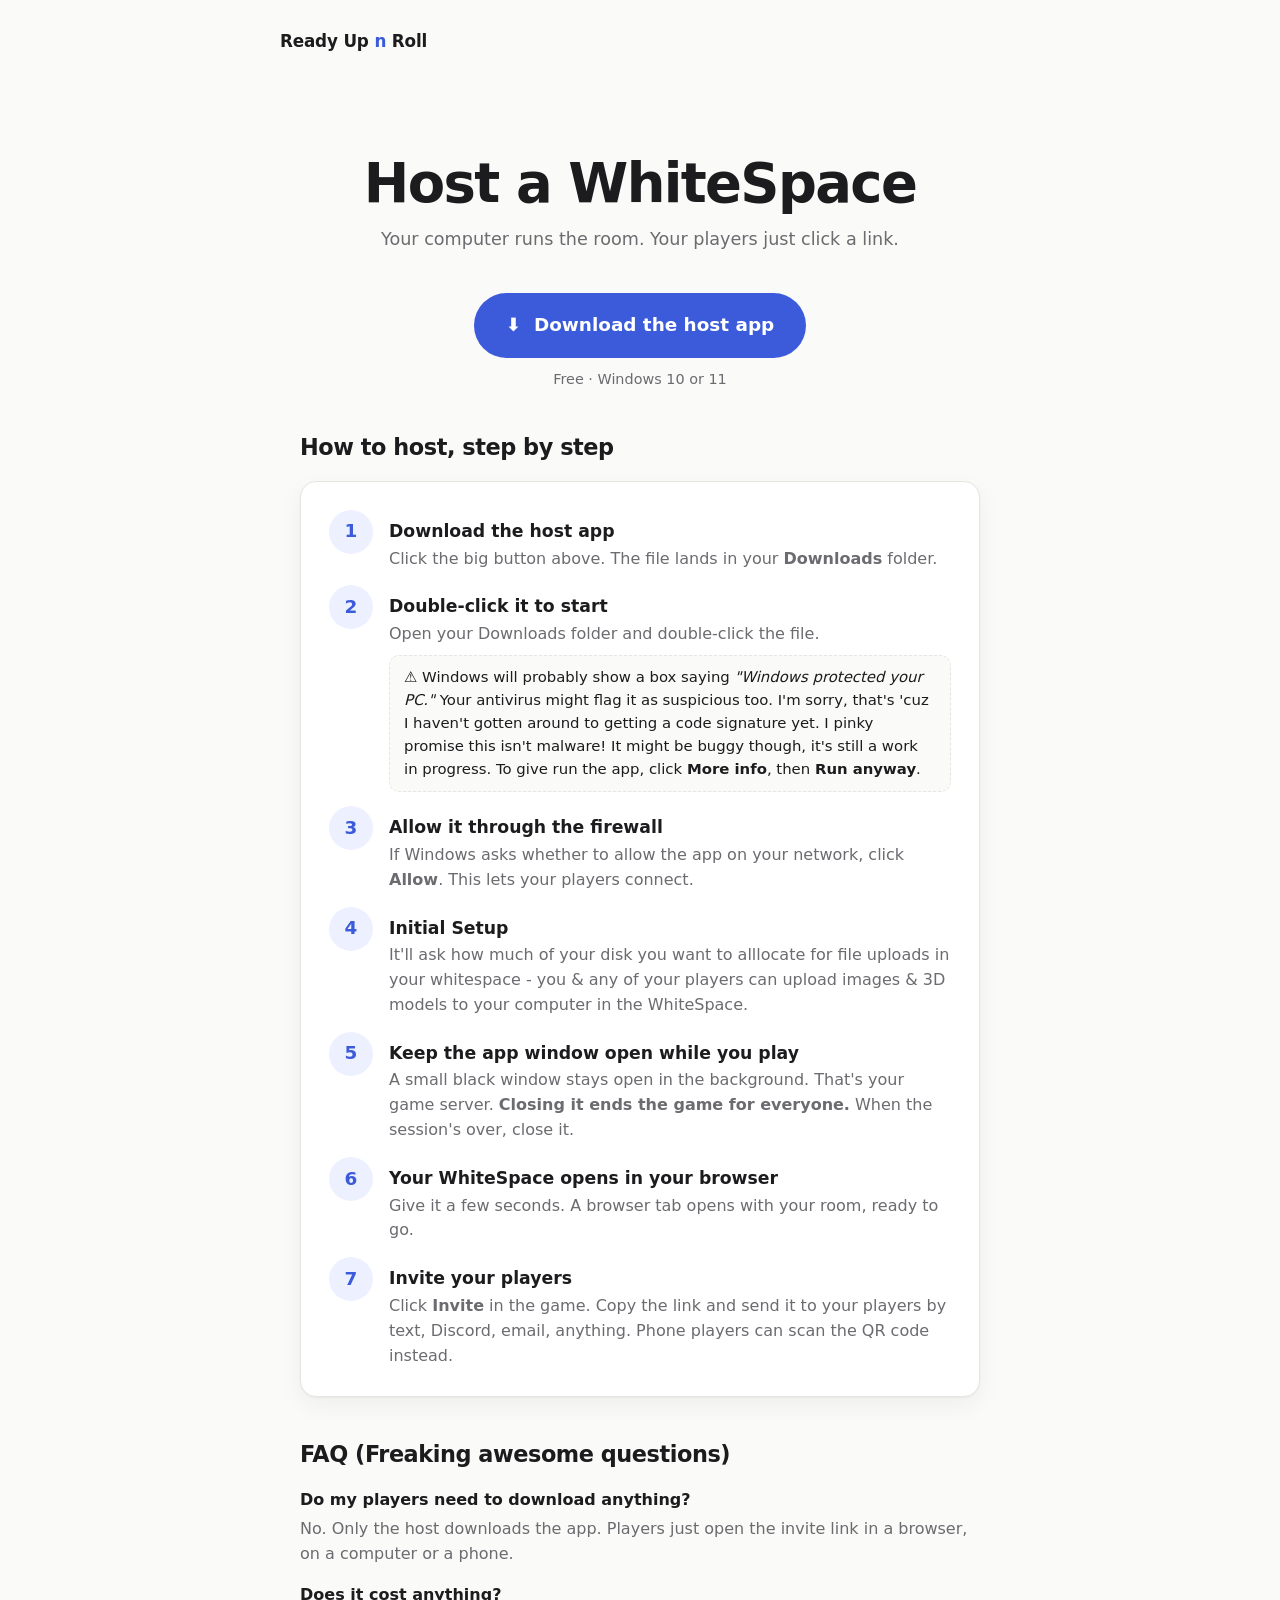
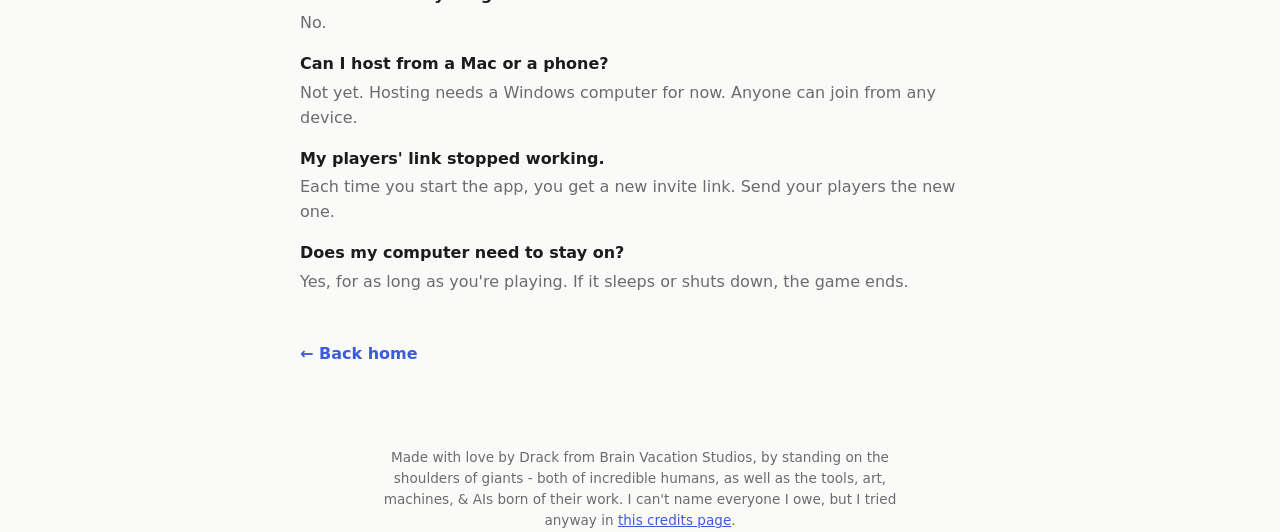
<file: host.html>
<!doctype html>
<html lang="en">
<head>
  <meta charset="utf-8">
  <meta name="viewport" content="width=device-width, initial-scale=1">
  <title>Host a Game · Ready Up n Roll</title>
  <meta name="description" content="Download the WhiteSpace host app and run a game for your table.">
  <link rel="icon" href="favicon.svg" type="image/svg+xml">
  <link rel="stylesheet" href="style.css">
</head>
<body>
  <header class="wrap top">
    <a class="brand" href="index.html">Ready Up <span>n</span> Roll</a>
  </header>

  <main class="wrap">
    <div class="hero">
      <h1>Host a WhiteSpace</h1>
      <p>Your computer runs the room. Your players just click a link.</p>
    </div>

    <div class="center">
      <!-- DOWNLOAD LINK: the script at the bottom swaps this for the newest .exe
           (named after its version, e.g. WhiteSpace-Host-v1.1.87.exe). Until then, or if
           GitHub can't be reached, it opens the newest release's page. -->
      <a class="btn" id="download" href="https://github.com/Drack27/WhiteSpace-Host/releases/latest">⬇&nbsp; Download the host app</a>
      <div class="btn-note">Free · Windows 10 or 11<span id="download-version"></span></div>
    </div>

    <section>
      <h2>How to host, step by step</h2>
      <div class="card">
        <ol class="steps">
          <li>
            <div>
              <h3>Download the host app</h3>
              <p>Click the big button above. The file lands in your <strong>Downloads</strong> folder.</p>
            </div>
          </li>
          <li>
            <div>
              <h3>Double-click it to start</h3>
              <p>Open your Downloads folder and double-click the file.</p>
              <div class="tip">⚠️ Windows will probably show a box saying <em>"Windows protected your PC."</em> Your antivirus might flag it as suspicious too. I'm sorry, that's 'cuz I haven't gotten around to getting a code signature yet. I pinky promise this isn't malware! It might be buggy though, it's still a work in progress. To give run the app, click <strong>More info</strong>, then <strong>Run anyway</strong>.</div>
            </div>
          </li>
          <li>
            <div>
              <h3>Allow it through the firewall</h3>
              <p>If Windows asks whether to allow the app on your network, click <strong>Allow</strong>. This lets your players connect.</p>
            </div>
          </li>
          <li>
            <div>
              <h3>Initial Setup</h3>
              <p>It'll ask how much of your disk you want to alllocate for file uploads in your whitespace - you & any of your players can upload images & 3D models to your computer in the WhiteSpace. </p>
            </div>
          </li>
          <li>
            <div>
              <h3>Keep the app window open while you play</h3>
              <p>A small black window stays open in the background. That's your game server. <strong>Closing it ends the game for everyone.</strong> When the session's over, close it.</p>
            </div>
          </li>
          <li>
          <div>
            <h3>Your WhiteSpace opens in your browser</h3>
            <p> Give it a few seconds. A browser tab opens with your room, ready to go.</p>
          </div>
        </li>
          <li>
            <div>
              <h3>Invite your players</h3>
              <p>Click <strong>Invite</strong> in the game. Copy the link and send it to your players by text, Discord, email, anything. Phone players can scan the QR code instead.</p>
            </div>
          </li>
        </ol>
      </div>
    </section>

    <section>
      <h2>FAQ (Freaking awesome questions)</h2>
      <dl class="faq">
        <dt>Do my players need to download anything?</dt>
        <dd>No. Only the host downloads the app. Players just open the invite link in a browser, on a computer or a phone.</dd>
        <dt>Does it cost anything?</dt>
        <dd>No.</dd>
        <dt>Can I host from a Mac or a phone?</dt>
        <dd>Not yet. Hosting needs a Windows computer for now. Anyone can join from any device.</dd>
        <dt>My players' link stopped working.</dt>
        <dd>Each time you start the app, you get a new invite link. Send your players the new one.</dd>
        <dt>Does my computer need to stay on?</dt>
        <dd>Yes, for as long as you're playing. If it sleeps or shuts down, the game ends.</dd>
      </dl>
    </section>

    <a class="back" href="index.html">← Back home</a>
  </main>
  <script>
    // Find the newest host app in the public downloads repo and point the button at it.
    (function () {
      fetch("https://api.github.com/repos/Drack27/WhiteSpace-Host/releases/latest")
        .then(function (r) { if (!r.ok) throw new Error(r.status); return r.json(); })
        .then(function (release) {
          var exe = (release.assets || []).filter(function (a) { return /\.exe$/i.test(a.name); })[0];
          if (!exe) return;
          document.getElementById("download").href = exe.browser_download_url;
          if (release.tag_name) document.getElementById("download-version").textContent = " · " + release.tag_name;
        })
        .catch(function () {}); // keep the release-page link
    })();
  </script>

  <footer class="wrap credits-line">Made with love by Drack from Brain Vacation Studios, by standing on the shoulders of giants - both of incredible humans, as well as the tools, art, machines, &amp; AIs born of their work. I can't name everyone I owe, but I tried anyway in <a href="credits.html">this credits page</a>.</footer>
</body>
</html>
</file>
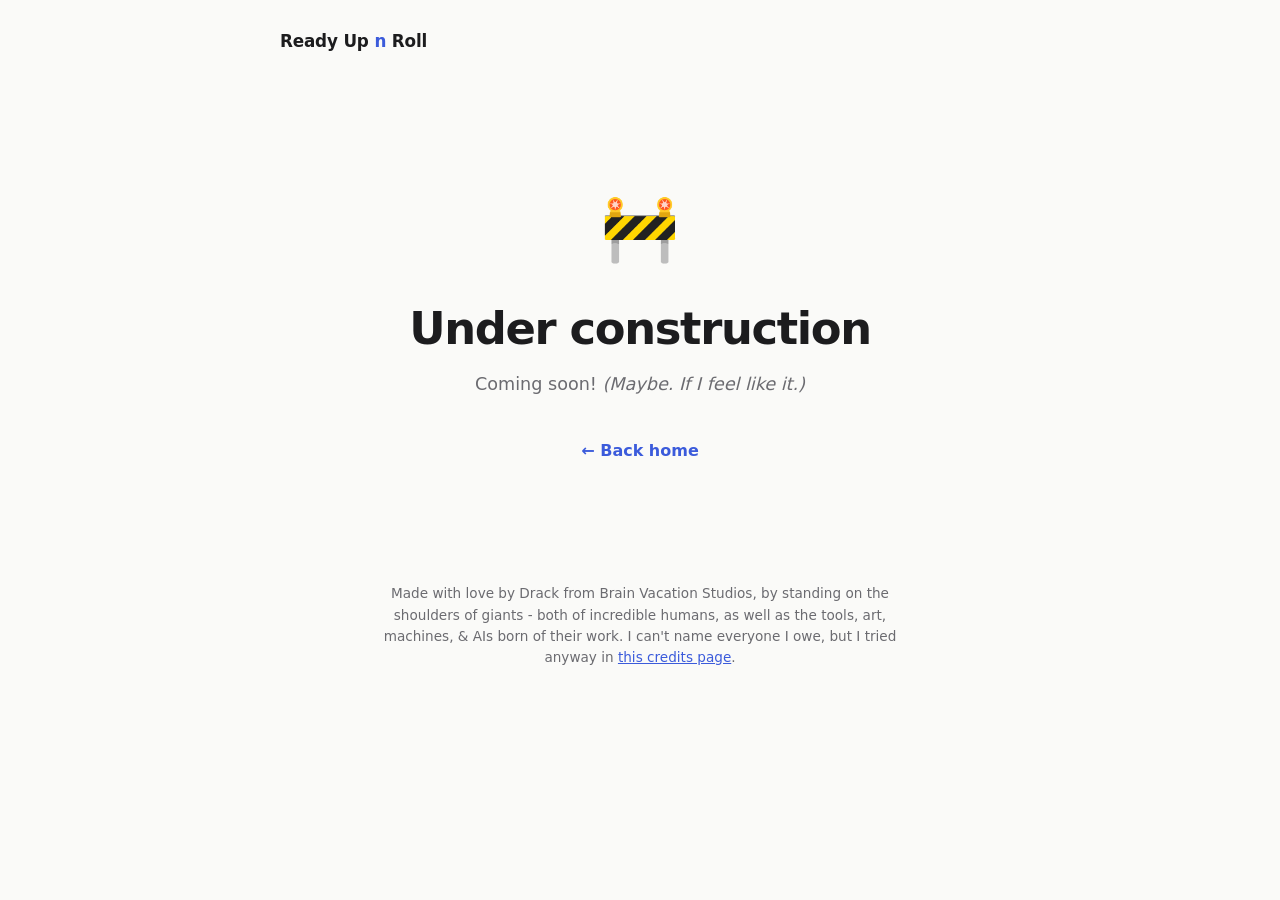
<file: schedule.html>
<!doctype html>
<html lang="en">
<head>
  <meta charset="utf-8">
  <meta name="viewport" content="width=device-width, initial-scale=1">
  <title>Schedule a Game · Ready Up n Roll</title>
  <link rel="icon" href="favicon.svg" type="image/svg+xml">
  <link rel="stylesheet" href="style.css">
</head>
<body>
  <header class="wrap top">
    <a class="brand" href="index.html">Ready Up <span>n</span> Roll</a>
  </header>

  <main class="wrap construction">
    <div class="emoji" aria-hidden="true">🚧</div>
    <h1>Under construction</h1>
    <p>Coming soon! <span class="maybe">(Maybe. If I feel like it.)</span></p>
    <a class="back" href="index.html">← Back home</a>
  </main>

  <footer class="wrap credits-line">Made with love by Drack from Brain Vacation Studios, by standing on the shoulders of giants - both of incredible humans, as well as the tools, art, machines, &amp; AIs born of their work. I can't name everyone I owe, but I tried anyway in <a href="credits.html">this credits page</a>.</footer>
</body>
</html>
</file>
<file: style.css>
/* ReadyUpnRoll hub site — one shared stylesheet */
:root {
  --bg: #fafaf8;
  --surface: #ffffff;
  --text: #1c1c1e;
  --muted: #6b6b70;
  --line: #e6e5e1;
  --accent: #3b5bdb;
  --accent-text: #ffffff;
  --accent-soft: #edf1ff;
  --radius: 16px;
  --shadow: 0 1px 2px rgba(0,0,0,.04), 0 8px 24px rgba(0,0,0,.05);
}
@media (prefers-color-scheme: dark) {
  :root {
    --bg: #141416;
    --surface: #1d1d20;
    --text: #f2f2f0;
    --muted: #a0a0a6;
    --line: #2e2e33;
    --accent: #7c95ff;
    --accent-text: #0f1220;
    --accent-soft: #1f2440;
    --shadow: none;
  }
}

* { box-sizing: border-box; }
html, body { margin: 0; }
body {
  background: var(--bg);
  color: var(--text);
  font-family: "Inter", system-ui, -apple-system, "Segoe UI", Roboto, sans-serif;
  line-height: 1.55;
  -webkit-font-smoothing: antialiased;
}
a { color: var(--accent); }

.wrap { max-width: 720px; margin: 0 auto; padding: 0 20px; }

/* header */
.top { padding: 28px 0; }
.brand { font-weight: 700; letter-spacing: -.01em; text-decoration: none; color: var(--text); font-size: 1.05rem; }
.brand span { color: var(--accent); }

/* home page welcome line (in place of the brand) */
.welcome { text-align: center; }
.welcome p { margin: 0 auto; max-width: 34em; color: var(--muted); font-size: .98rem; font-style: italic; }

/* hero */
.hero { padding: 72px 0 40px; text-align: center; }
.hero h1 { font-size: clamp(2.2rem, 7vw, 3.4rem); line-height: 1.05; letter-spacing: -.03em; margin: 0 0 14px; }
.hero p { color: var(--muted); font-size: 1.1rem; margin: 0; }

/* cards */
.card {
  background: var(--surface);
  border: 1px solid var(--line);
  border-radius: var(--radius);
  box-shadow: var(--shadow);
  padding: 28px;
}
.join {
  text-align: center;
  background: var(--accent-soft);
  border-color: transparent;
  padding: 36px 28px;
}
.join .emoji { font-size: 2.4rem; line-height: 1; }
.join h2 { font-size: clamp(1.35rem, 4.5vw, 1.8rem); letter-spacing: -.02em; margin: 12px 0 6px; }
.join p { color: var(--muted); margin: 0; }

.choices { display: grid; grid-template-columns: 1fr 1fr; gap: 16px; margin-top: 16px; }
@media (max-width: 560px) { .choices { grid-template-columns: 1fr; } }
.choice {
  display: block; text-decoration: none; color: var(--text);
  transition: transform .15s ease, border-color .15s ease;
}
.choice:hover { transform: translateY(-2px); border-color: var(--accent); }
.choice .emoji { font-size: 1.8rem; }
.choice h3 { margin: 10px 0 4px; font-size: 1.2rem; }
.choice p { margin: 0; color: var(--muted); font-size: .95rem; }

/* buttons */
.btn {
  display: inline-flex; align-items: center; justify-content: center; gap: 10px;
  background: var(--accent); color: var(--accent-text);
  font-weight: 700; font-size: 1.15rem; text-decoration: none;
  padding: 18px 32px; border-radius: 999px;
  transition: transform .15s ease, filter .15s ease;
}
.btn:hover { transform: translateY(-1px); filter: brightness(1.08); }
.btn-note { color: var(--muted); font-size: .9rem; margin-top: 10px; }

/* steps */
.steps { list-style: none; padding: 0; margin: 0; counter-reset: step; display: grid; gap: 14px; }
.steps li { counter-increment: step; display: grid; grid-template-columns: 44px 1fr; gap: 16px; align-items: start; }
.steps li::before {
  content: counter(step);
  width: 44px; height: 44px; border-radius: 50%;
  background: var(--accent-soft); color: var(--accent);
  display: grid; place-items: center; font-weight: 800; font-size: 1.15rem;
}
.steps h3 { margin: 8px 0 2px; font-size: 1.08rem; }
.steps p { margin: 0; color: var(--muted); }
.tip {
  margin-top: 8px; padding: 10px 14px; border-radius: 10px;
  background: var(--bg); border: 1px dashed var(--line); color: var(--text); font-size: .93rem;
}
kbd {
  font-family: inherit; font-size: .88em; font-weight: 600;
  background: var(--bg); border: 1px solid var(--line); border-bottom-width: 2px;
  border-radius: 6px; padding: 1px 7px;
}

/* sections */
section { margin: 40px 0; }
section > h2 { font-size: 1.4rem; letter-spacing: -.02em; margin: 0 0 16px; }
.center { text-align: center; }
.faq dt { font-weight: 700; margin-top: 16px; }
.faq dd { margin: 4px 0 0; color: var(--muted); }

/* under construction */
.construction { text-align: center; padding: 96px 0 40px; }
.construction .emoji { font-size: 4rem; }
.construction h1 { font-size: clamp(2rem, 6vw, 2.8rem); letter-spacing: -.03em; margin: 16px 0 8px; }
.construction p { color: var(--muted); font-size: 1.1rem; margin: 0 0 32px; }
.construction .maybe { font-style: italic; }

.back { display: inline-block; margin-top: 8px; text-decoration: none; font-weight: 600; }

/* footer */
footer { padding: 48px 0 40px; color: var(--muted); font-size: .85rem; text-align: center; }
.credits-line { padding-top: 80px; max-width: 600px; }

/* "What's a WhiteSpace?" — beside the page when there's room, a corner card when there isn't */
.whatis {
  background: var(--surface);
  border: 1px solid var(--line);
  border-radius: var(--radius);
  box-shadow: 0 1px 2px rgba(0,0,0,.06), 0 12px 32px rgba(0,0,0,.12);
  padding: 16px 18px;
  position: fixed; right: 16px; bottom: 16px; z-index: 10;
  width: 300px; max-width: calc(100vw - 32px);
}
.whatis h2 { font-size: 1.05rem; letter-spacing: -.01em; margin: 0; }
.whatis p { margin: 10px 0 0; color: var(--muted); font-size: .95rem; }
.whatis button {
  font: inherit; font-weight: 600; cursor: pointer;
  border: 0; border-radius: 999px; padding: 8px 16px; margin-top: 10px;
}
.whatis-toggle { background: var(--accent); color: var(--accent-text); }
.whatis-close { background: var(--accent-soft); color: var(--accent); }
.whatis-body { display: none; }
.whatis.open .whatis-body { display: block; }
.whatis.open .whatis-toggle { display: none; }
.whatis .say-tap { display: none; }
@media (hover: none) and (pointer: coarse) {
  .whatis .say-click { display: none; }
  .whatis .say-tap { display: inline; }
}
/* keep the corner card from hiding the end of the page */
body.has-whatis { padding-bottom: 120px; }

@media (min-width: 1360px) {
  body.has-whatis { position: relative; padding-bottom: 0; }
  .whatis {
    position: absolute; right: auto; bottom: auto;
    top: 140px; left: calc(50% + 360px + 32px);
    width: 280px; box-shadow: var(--shadow);
  }
  .whatis-toggle, .whatis-close { display: none; }
  .whatis .whatis-body { display: block; }
}

/* credits */
.credits { margin: 0; padding-left: 1.2em; display: grid; gap: 8px; }
.credits-h { font-size: 1.05rem; margin: 22px 0 8px; }
.credits-h:first-child { margin-top: 0; }
.credits-note { color: var(--muted); margin: -6px 0 16px; }
.packages { columns: 2 220px; column-gap: 24px; display: block; font-size: .9rem; }
.packages li { break-inside: avoid; margin-bottom: 4px; }
.lic { color: var(--muted); font-size: .85em; }
</file>
